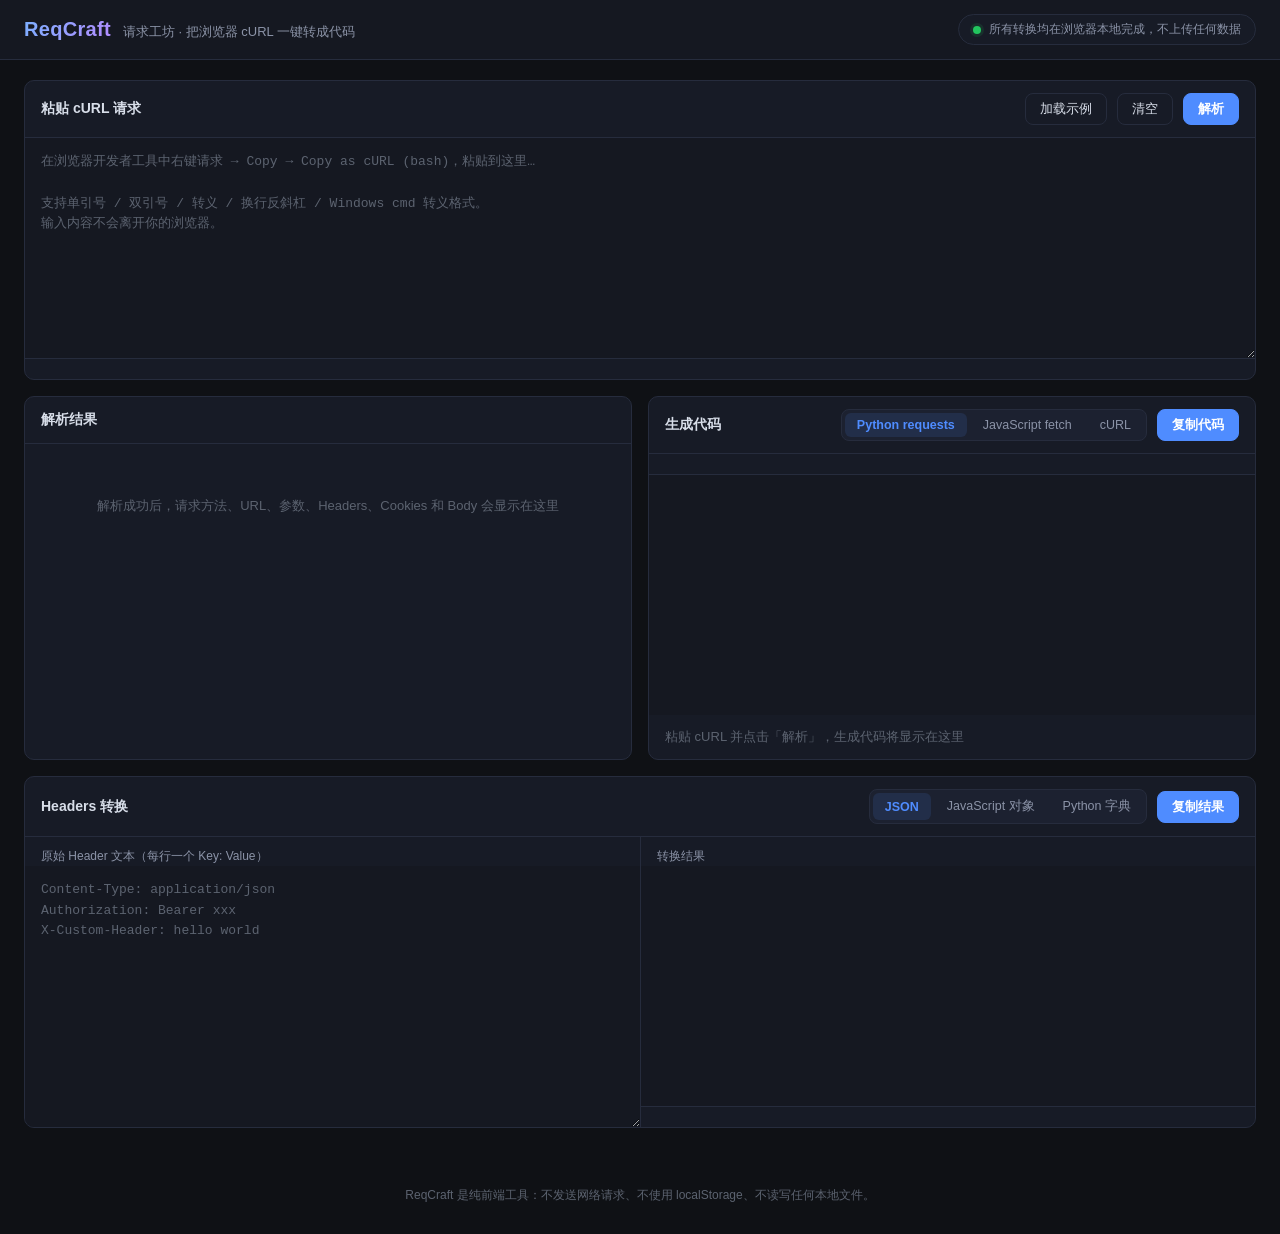
<file: index.html>
<!DOCTYPE html>
<html lang="zh-CN">
<head>
  <meta charset="UTF-8">
  <meta name="viewport" content="width=device-width, initial-scale=1.0">
  <title>ReqCraft · 请求工坊</title>
  <link rel="stylesheet" href="style.css">
</head>
<body>

  <header class="topbar">
    <div class="brand">
      <span class="logo">ReqCraft</span>
      <span class="subtitle">请求工坊 · 把浏览器 cURL 一键转成代码</span>
    </div>
    <div class="privacy-badge">
      <span class="badge-dot"></span>
      所有转换均在浏览器本地完成，不上传任何数据
    </div>
  </header>

  <main class="workspace">

    <section class="panel input-panel">
      <div class="panel-head">
        <h2>粘贴 cURL 请求</h2>
        <button id="sampleBtn" class="btn btn-ghost" type="button">加载示例</button>
        <button id="clearBtn" class="btn btn-ghost" type="button">清空</button>
        <button id="parseBtn" class="btn btn-primary" type="button">解析</button>
      </div>
      <textarea id="curlInput"
        placeholder="在浏览器开发者工具中右键请求 → Copy → Copy as cURL (bash)，粘贴到这里…&#10;&#10;支持单引号 / 双引号 / 转义 / 换行反斜杠 / Windows cmd 转义格式。&#10;输入内容不会离开你的浏览器。"></textarea>
      <div id="parseStatus" class="status-box" hidden></div>
    </section>

    <section class="panel request-panel">
      <div class="panel-head">
        <h2>解析结果</h2>
      </div>
      <div id="requestInfo" class="request-info empty">
        <div class="empty-state">解析成功后，请求方法、URL、参数、Headers、Cookies 和 Body 会显示在这里</div>
      </div>
    </section>

    <section class="panel code-panel">
      <div class="panel-head">
        <h2>生成代码</h2>
        <div class="tabs" role="tablist">
          <button class="tab is-active" data-lang="python" type="button">Python requests</button>
          <button class="tab" data-lang="fetch" type="button">JavaScript fetch</button>
          <button class="tab" data-lang="curl" type="button">cURL</button>
        </div>
        <button id="copyCodeBtn" class="btn btn-primary" type="button">复制代码</button>
      </div>
      <div id="codeWarnings" class="warn-box" hidden></div>
      <pre id="codeOutput" class="code-output empty"></pre>
      <div id="codeEmpty" class="empty-state">粘贴 cURL 并点击「解析」，生成代码将显示在这里</div>
    </section>

    <section class="panel headers-panel">
      <div class="panel-head">
        <h2>Headers 转换</h2>
        <div class="tabs" role="tablist">
          <button class="tab is-active" data-hfmt="json" type="button">JSON</button>
          <button class="tab" data-hfmt="js" type="button">JavaScript 对象</button>
          <button class="tab" data-hfmt="py" type="button">Python 字典</button>
        </div>
        <button id="copyHeaderBtn" class="btn btn-primary" type="button">复制结果</button>
      </div>
      <div class="duo">
        <div class="duo-col">
          <label class="label" for="headerInput">原始 Header 文本（每行一个 Key: Value）</label>
          <textarea id="headerInput"
            placeholder="Content-Type: application/json&#10;Authorization: Bearer xxx&#10;X-Custom-Header: hello world"></textarea>
        </div>
        <div class="duo-col">
          <label class="label" for="headerOutput">转换结果</label>
          <pre id="headerOutput" class="code-output"></pre>
          <div id="headerStatus" class="status-box" hidden></div>
        </div>
      </div>
    </section>

  </main>

  <footer class="footer">
    ReqCraft 是纯前端工具：不发送网络请求、不使用 localStorage、不读写任何本地文件。
  </footer>

  <script src="core.js"></script>
  <script src="app.js"></script>
</body>
</html>
</file>
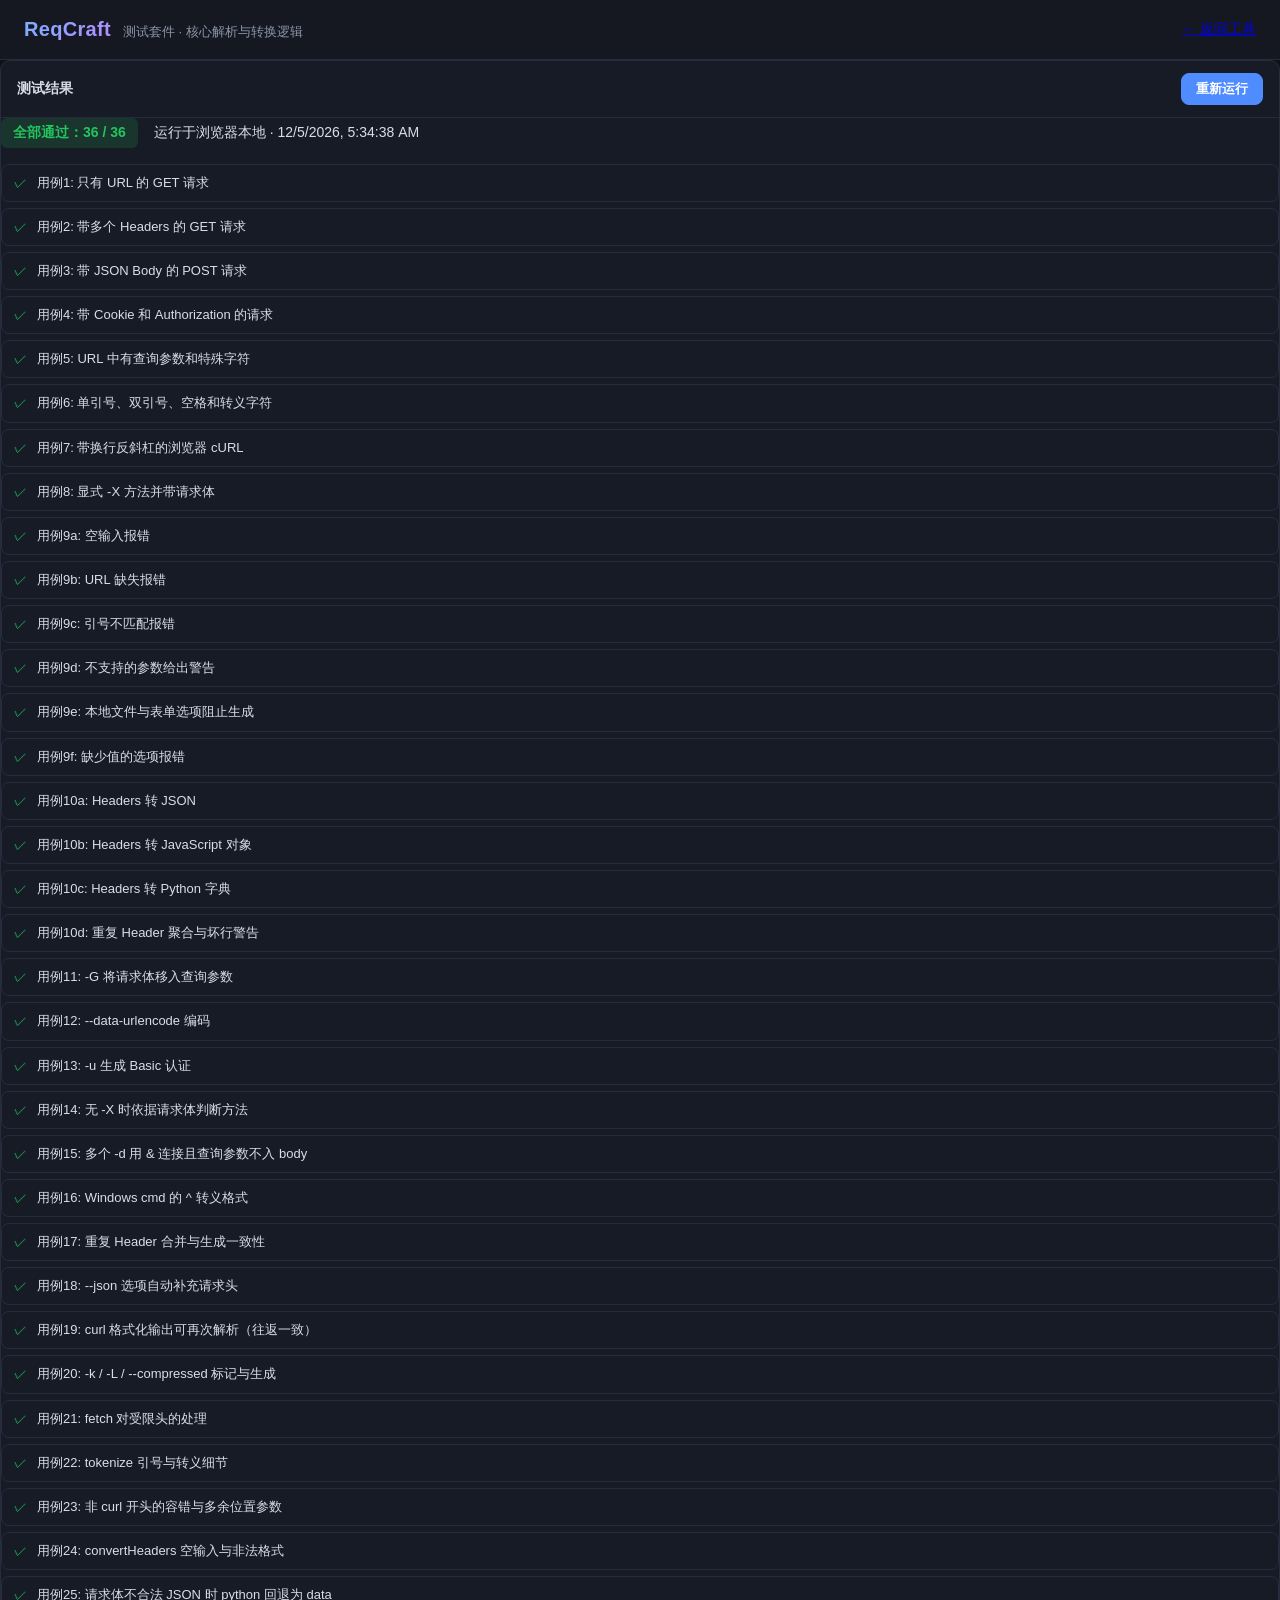
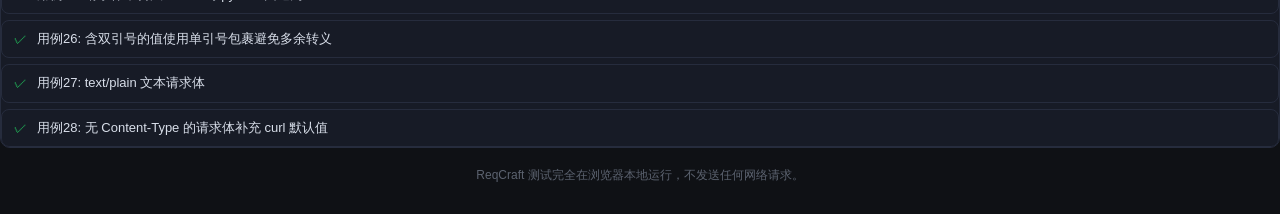
<file: tests.html>
<!DOCTYPE html>
<html lang="zh-CN">
<head>
  <meta charset="UTF-8">
  <meta name="viewport" content="width=device-width, initial-scale=1.0">
  <title>ReqCraft 测试套件</title>
  <link rel="stylesheet" href="style.css">
  <style>
    .test-summary {
      display: flex;
      gap: 16px;
      align-items: center;
      margin-bottom: 16px;
      flex-wrap: wrap;
    }
    .test-badge {
      display: inline-block;
      padding: 4px 12px;
      border-radius: 6px;
      font-weight: 600;
      font-size: 14px;
    }
    .test-badge.pass { background: rgba(34, 197, 94, .15); color: #22c55e; }
    .test-badge.fail { background: rgba(239, 68, 68, .15); color: #ef4444; }
    .test-list { list-style: none; padding: 0; margin: 0; display: flex; flex-direction: column; gap: 6px; }
    .test-item {
      display: flex;
      gap: 10px;
      align-items: baseline;
      padding: 8px 12px;
      border: 1px solid var(--border);
      border-radius: 8px;
      background: var(--panel);
      font-size: 13px;
    }
    .test-item.pass .mark { color: #22c55e; }
    .test-item.fail { border-color: rgba(239, 68, 68, .5); }
    .test-item.fail .mark { color: #ef4444; }
    .test-item .err {
      color: #f87171;
      font-family: var(--mono);
      font-size: 12px;
      word-break: break-all;
    }
    .test-item .name { flex: 1; }
  </style>
</head>
<body>
  <header class="topbar">
    <div class="brand">
      <span class="logo">ReqCraft</span>
      <span class="subtitle">测试套件 · 核心解析与转换逻辑</span>
    </div>
    <a class="nav-link" href="index.html">← 返回工具</a>
  </header>

  <main class="container">
    <section class="panel">
      <div class="panel-head">
        <h2>测试结果</h2>
        <button id="rerunBtn" class="btn btn-primary">重新运行</button>
      </div>
      <div id="summary" class="test-summary"></div>
      <ul id="testList" class="test-list"></ul>
    </section>
  </main>

  <footer class="footer">
    ReqCraft 测试完全在浏览器本地运行，不发送任何网络请求。
  </footer>

  <script src="core.js"></script>
  <script src="tests.js"></script>
  <script>
    (function () {
      function render() {
        var summary = document.getElementById('summary');
        var list = document.getElementById('testList');
        summary.innerHTML = '';
        list.innerHTML = '';

        if (typeof ReqCraft === 'undefined') {
          summary.innerHTML = '<span class="test-badge fail">core.js 未加载</span>';
          return;
        }

        var results = ReqCraftTests.run();
        var passed = results.filter(function (r) { return r.ok; }).length;
        var failed = results.length - passed;

        var badge = document.createElement('span');
        badge.className = 'test-badge ' + (failed === 0 ? 'pass' : 'fail');
        badge.textContent = failed === 0
          ? '全部通过：' + passed + ' / ' + results.length
          : '失败 ' + failed + ' / ' + results.length + '（通过 ' + passed + '）';
        summary.appendChild(badge);

        var mode = document.createElement('span');
        mode.className = 'muted';
        mode.textContent = '运行于浏览器本地 · ' + new Date().toLocaleString();
        summary.appendChild(mode);

        results.forEach(function (r) {
          var li = document.createElement('li');
          li.className = 'test-item ' + (r.ok ? 'pass' : 'fail');
          var mark = document.createElement('span');
          mark.className = 'mark';
          mark.textContent = r.ok ? '✓' : '✗';
          var name = document.createElement('span');
          name.className = 'name';
          name.textContent = r.name;
          li.appendChild(mark);
          li.appendChild(name);
          if (!r.ok) {
            var err = document.createElement('span');
            err.className = 'err';
            err.textContent = r.error;
            li.appendChild(err);
          }
          list.appendChild(li);
        });
      }

      document.getElementById('rerunBtn').addEventListener('click', render);
      render();
    })();
  </script>
</body>
</html>
</file>
<file: style.css>
:root {
  --bg: #0f1115;
  --bg-soft: #151821;
  --panel: #171b26;
  --panel-2: #1c2130;
  --border: #262c3d;
  --text: #d8dee9;
  --text-dim: #8b93a7;
  --text-faint: #5c6370;
  --accent: #4f8cff;
  --accent-soft: rgba(79, 140, 255, .12);
  --green: #22c55e;
  --green-soft: rgba(34, 197, 94, .12);
  --amber: #f59e0b;
  --amber-soft: rgba(245, 158, 11, .12);
  --red: #ef4444;
  --red-soft: rgba(239, 68, 68, .12);
  --mono: "SFMono-Regular", Consolas, "Liberation Mono", Menlo, "Courier New", monospace;
  --radius: 10px;
}

* { box-sizing: border-box; }

html, body {
  margin: 0;
  padding: 0;
  background: var(--bg);
  color: var(--text);
  font-family: -apple-system, BlinkMacSystemFont, "Segoe UI", "Microsoft YaHei", "PingFang SC", sans-serif;
  font-size: 14px;
  line-height: 1.55;
}

.topbar {
  display: flex;
  align-items: center;
  justify-content: space-between;
  gap: 16px;
  padding: 14px 24px;
  background: var(--bg-soft);
  border-bottom: 1px solid var(--border);
  position: sticky;
  top: 0;
  z-index: 10;
  flex-wrap: wrap;
}

.brand { display: flex; align-items: baseline; gap: 12px; min-width: 0; }

.logo {
  font-size: 20px;
  font-weight: 700;
  letter-spacing: .3px;
  background: linear-gradient(120deg, #7ab0ff, #b48bff);
  -webkit-background-clip: text;
  background-clip: text;
  color: transparent;
}

.subtitle { color: var(--text-dim); font-size: 13px; white-space: nowrap; overflow: hidden; text-overflow: ellipsis; }

.privacy-badge {
  display: flex;
  align-items: center;
  gap: 8px;
  color: var(--text-dim);
  font-size: 12px;
  background: var(--panel);
  border: 1px solid var(--border);
  border-radius: 999px;
  padding: 5px 14px;
  white-space: nowrap;
}

.badge-dot {
  width: 8px;
  height: 8px;
  border-radius: 50%;
  background: var(--green);
  box-shadow: 0 0 0 3px var(--green-soft);
}

.workspace {
  display: grid;
  grid-template-columns: 1fr 1fr;
  gap: 16px;
  padding: 20px 24px 40px;
  max-width: 1440px;
  margin: 0 auto;
}

.panel {
  background: var(--panel);
  border: 1px solid var(--border);
  border-radius: var(--radius);
  overflow: hidden;
  display: flex;
  flex-direction: column;
  min-width: 0;
}

.panel-head {
  display: flex;
  align-items: center;
  gap: 10px;
  padding: 12px 16px;
  border-bottom: 1px solid var(--border);
  flex-wrap: wrap;
}

.panel-head h2 {
  margin: 0;
  font-size: 14px;
  font-weight: 600;
  color: var(--text);
  flex: 1;
  min-width: 120px;
}

.btn {
  appearance: none;
  border: 1px solid var(--border);
  background: var(--panel-2);
  color: var(--text);
  border-radius: 8px;
  padding: 6px 14px;
  font-size: 13px;
  cursor: pointer;
  transition: background .15s, border-color .15s, color .15s, transform .05s;
  white-space: nowrap;
}

.btn:hover { border-color: var(--accent); color: #fff; }

.btn:active { transform: translateY(1px); }

.btn:disabled { opacity: .45; cursor: not-allowed; }

.btn-primary { background: var(--accent); border-color: var(--accent); color: #fff; font-weight: 600; }
.btn-primary:hover { background: #6395ff; color: #fff; }

.btn-ghost { background: transparent; }

.btn.is-copied { background: var(--green); border-color: var(--green); color: #fff; }

textarea {
  width: 100%;
  background: var(--bg-soft);
  color: var(--text);
  border: none;
  font-family: var(--mono);
  font-size: 13px;
  line-height: 1.6;
  padding: 14px 16px;
  resize: vertical;
  min-height: 100px;
}

textarea:focus { outline: none; }

textarea::placeholder { color: var(--text-faint); }

.code-output {
  margin: 0;
  padding: 14px 16px;
  font-family: var(--mono);
  font-size: 13px;
  line-height: 1.6;
  overflow: auto;
  color: #d4dbe6;
  white-space: pre-wrap;
  word-break: break-word;
  flex: 1;
  min-height: 240px;
  max-height: 560px;
  background: var(--bg-soft);
}

.code-output.empty { color: var(--text-faint); }

.input-panel { grid-column: 1 / -1; }

.headers-panel { grid-column: 1 / -1; }

.input-panel textarea { flex: 1; min-height: 220px; }

.duo {
  display: grid;
  grid-template-columns: 1fr 1fr;
  gap: 1px;
  background: var(--border);
  flex: 1;
}

.duo-col {
  background: var(--panel);
  min-width: 0;
  display: flex;
  flex-direction: column;
}

.duo-col .label {
  padding: 10px 16px 0;
  font-size: 12px;
  color: var(--text-dim);
}

.duo-col textarea { min-height: 220px; flex: 1; }

.status-box {
  display: flex;
  flex-direction: column;
  gap: 6px;
  padding: 10px 16px;
  border-top: 1px solid var(--border);
  font-size: 13px;
}

.msg { padding: 6px 10px; border-radius: 6px; line-height: 1.5; }

.msg.msg-error {
  background: var(--red-soft);
  color: #fca5a5;
  border: 1px solid rgba(239, 68, 68, .35);
}

.msg.msg-warn {
  background: var(--amber-soft);
  color: #fcd34d;
  border: 1px solid rgba(245, 158, 11, .35);
}

.msg.msg-info {
  background: var(--accent-soft);
  color: #93c5fd;
  border: 1px solid rgba(79, 140, 255, .35);
}

.msg.msg-ok {
  background: var(--green-soft);
  color: #86efac;
  border: 1px solid rgba(34, 197, 94, .35);
}

.warn-box {
  padding: 10px 16px;
  border-bottom: 1px solid var(--border);
  font-size: 13px;
  display: flex;
  flex-direction: column;
  gap: 6px;
  background: var(--panel);
}

.request-info { padding: 14px 16px; flex: 1; }

.request-info > .empty,
.code-panel .empty,
.request-panel .empty { padding: 40px 16px; text-align: center; color: var(--text-faint); font-size: 13px; }

.req-overview {
  display: flex;
  flex-wrap: wrap;
  gap: 10px;
  align-items: center;
  margin-bottom: 16px;
}

.method-badge {
  font-family: var(--mono);
  font-weight: 700;
  font-size: 13px;
  padding: 4px 12px;
  border-radius: 6px;
  background: var(--accent-soft);
  color: #7ab0ff;
  border: 1px solid rgba(79, 140, 255, .4);
}

.req-url {
  font-family: var(--mono);
  font-size: 13px;
  word-break: break-all;
  color: var(--text);
  user-select: all;
}

.req-section { margin-bottom: 14px; }

.req-section-title {
  display: flex;
  align-items: center;
  justify-content: space-between;
  gap: 8px;
  font-size: 12px;
  font-weight: 600;
  color: var(--text-dim);
  letter-spacing: .4px;
  text-transform: uppercase;
  margin-bottom: 6px;
}

.req-section-title .btn {
  padding: 2px 10px;
  font-size: 11px;
  font-weight: 400;
}

.req-table {
  width: 100%;
  border-collapse: collapse;
  font-size: 13px;
  table-layout: fixed;
}

.req-table th, .req-table td {
  text-align: left;
  padding: 6px 10px;
  border-bottom: 1px solid var(--border);
  vertical-align: top;
  word-break: break-all;
  overflow-wrap: anywhere;
}

.req-table th {
  color: var(--text-dim);
  font-weight: 500;
  width: 34%;
  font-family: var(--mono);
  font-size: 12px;
  user-select: none;
}

.req-table tr:last-child th, .req-table tr:last-child td { border-bottom: none; }

.req-body {
  font-family: var(--mono);
  font-size: 12.5px;
  background: var(--bg-soft);
  border: 1px solid var(--border);
  border-radius: 8px;
  padding: 10px 12px;
  max-height: 220px;
  overflow: auto;
  white-space: pre-wrap;
  word-break: break-all;
  margin: 0;
  position: relative;
  cursor: pointer;
}

.req-body-copy {
  position: absolute;
  top: 8px;
  right: 8px;
  font-size: 11px;
  padding: 3px 10px;
}

.tabs { display: flex; gap: 4px; background: var(--panel-2); border: 1px solid var(--border); border-radius: 8px; padding: 3px; }

.tab {
  appearance: none;
  border: none;
  background: transparent;
  color: var(--text-dim);
  padding: 5px 12px;
  font-size: 12.5px;
  border-radius: 6px;
  cursor: pointer;
  white-space: nowrap;
}

.tab:hover { color: var(--text); }

.tab.is-active { background: var(--accent-soft); color: var(--accent); font-weight: 600; }

.empty-state { color: var(--text-faint); font-size: 13px; padding: 12px 16px; }

.footer {
  text-align: center;
  padding: 18px 24px 30px;
  color: var(--text-faint);
  font-size: 12px;
}

.footer a { color: var(--text-dim); text-decoration: none; }
.footer a:hover { color: var(--accent); }

.nav-sep { margin: 0 8px; color: var(--border); }

@media (max-width: 900px) {
  .workspace { grid-template-columns: 1fr; padding: 14px 14px 32px; }
  .duo { grid-template-columns: 1fr; }
  .topbar { padding: 12px 14px; }
  .privacy-badge { order: 3; width: 100%; justify-content: center; }
  .input-panel textarea { min-height: 220px; }
}
</file>
